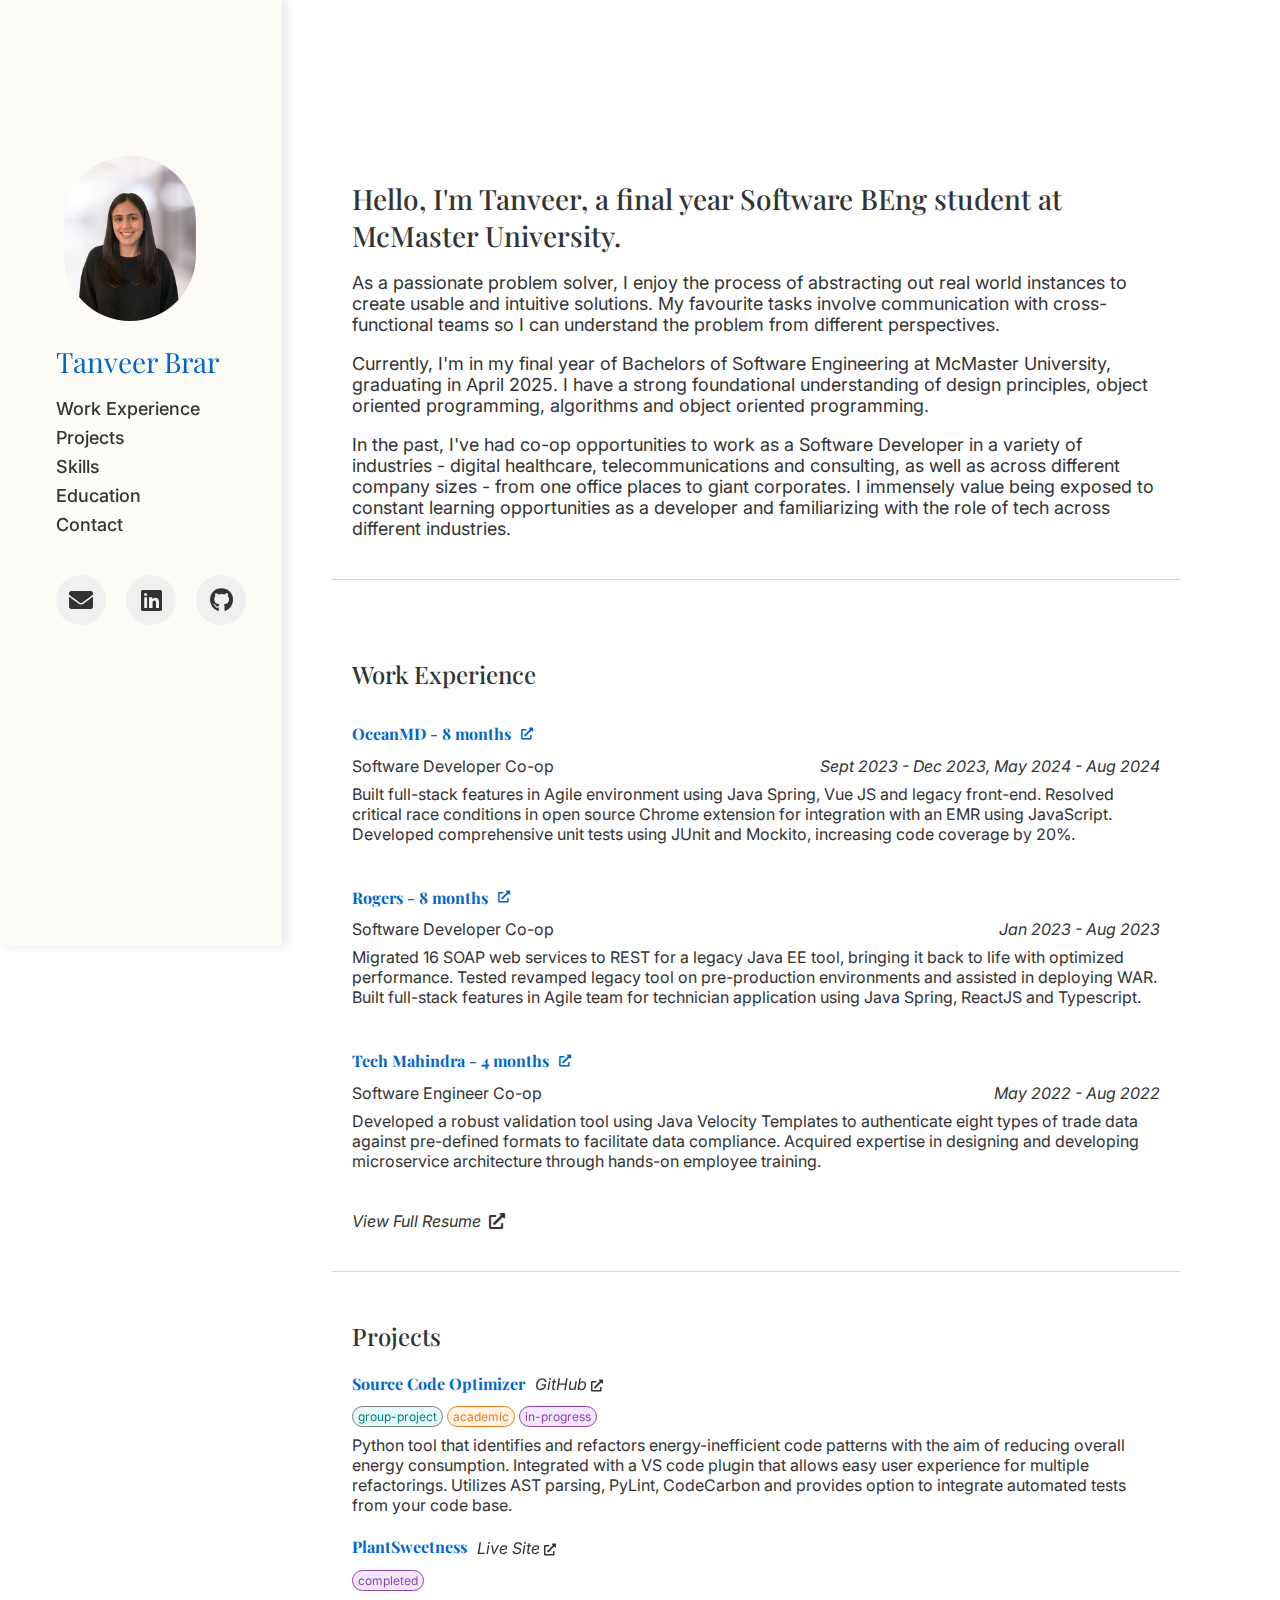
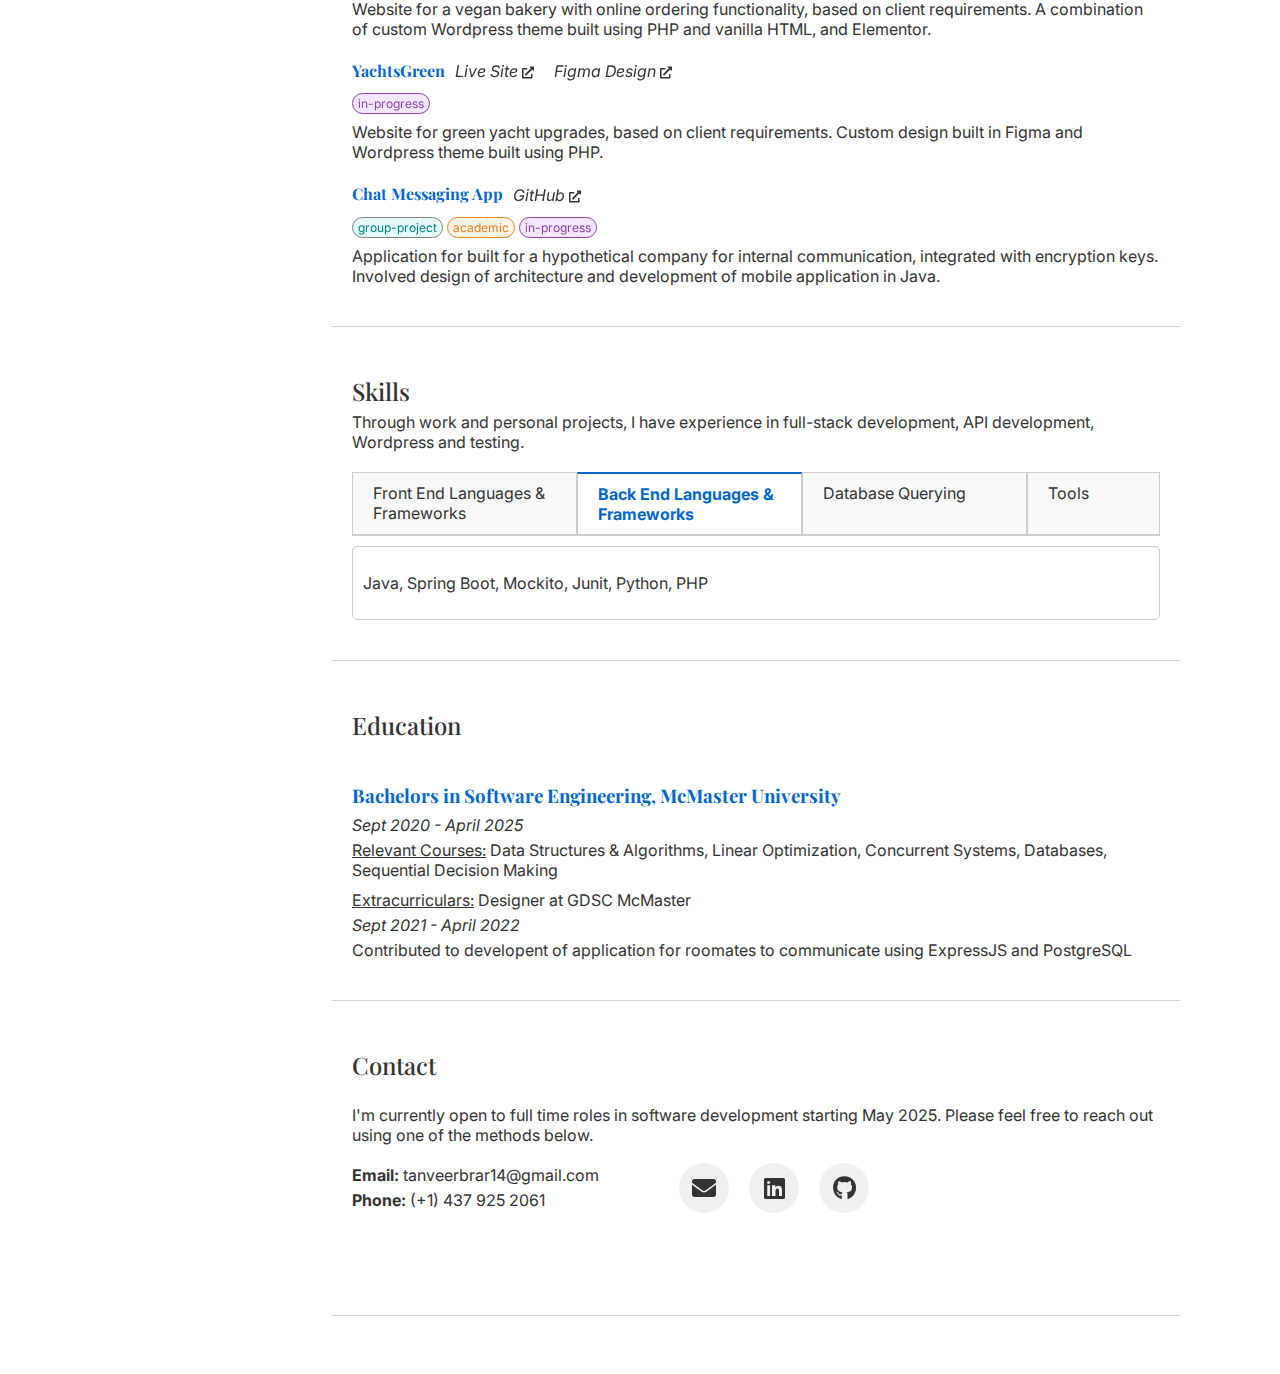
<file: index.html>
<!DOCTYPE html>
<html>
<head>
    <meta charset="utf-8">
    <title>Tanveer Brar</title>
    <link rel="stylesheet" href="style.css">
    <link href="https://fonts.googleapis.com/css2?family=Inter:wght@100;200;300;400;500;600;700;800;900&display=swap" rel="stylesheet">
    <link href="https://fonts.googleapis.com/css2?family=Playfair+Display:wght@400;500;600;700&family=Inter:wght@300;400;500;600&display=swap" rel="stylesheet">
    <link href="https://cdnjs.cloudflare.com/ajax/libs/font-awesome/5.15.4/css/all.min.css" rel="stylesheet"/>
    <link rel="icon" type="image/png" href="favicon.png">
</head>
<body>
    <div class="container content">
        <div class="column content-about">
            <img src="resources/tb.png" alt="Tanveer Brar">
            <div class="content-about-text">
                <div class="name" href="#">Tanveer Brar</div>
                <header>
                        <a href="#work-experience" class="nav-link">Work Experience</a>
                        <a href="#projects" class="nav-link">Projects</a>
                        <a href="#skills" class="nav-link">Skills</a>
                        <a href="#education" class="nav-link">Education</a>
                        <a href="#contact" class="nav-link">Contact</a>
                </header>
                <div class="content-quick-links">
                    <a href="mailto:tanveerbrar14@gmail.com" class="icon email" title="Email me">
                        <i class="fas fa-envelope"></i>
                    </a>
                
                    <!-- LinkedIn Icon -->
                    <a href="https://www.linkedin.com/in/brart5/" target="_blank" class="icon linkedin" title="Visit my LinkedIn">
                        <i class="fab fa-linkedin"></i>
                    </a>
                
                    <!-- GitHub Icon -->
                    <a href="https://github.com/tbrar06" target="_blank" class="icon github" title="Visit my GitHub">
                        <i class="fab fa-github"></i>
                    </a>
                </div>  
            </div>
        </div>

        <!-- Main Content Area -->
        <div class="column content-info">
            <div class="content-info-name">Hello, I'm Tanveer, a final year Software BEng student at McMaster University.</div>
            <!-- <div class="content-info-intro">Final year Software BEng student at McMaster University</div> -->

            <div class="content-info-intro">
                <p>As a passionate problem solver, I enjoy the process of abstracting out real world instances to create usable and intuitive solutions. My favourite tasks involve communication with cross-functional teams so I can understand the problem from different perspectives.</p>
                <p>Currently, I'm in my final year of Bachelors of Software Engineering at McMaster University, graduating in April 2025. I have a strong foundational understanding of design principles, object oriented programming, algorithms and object oriented programming.</p>
                <p>In the past, I've had co-op opportunities to work as a Software Developer in a variety of industries - digital healthcare, telecommunications and consulting, as well as across different company sizes - from one office places to giant corporates. I immensely value being exposed to constant learning opportunities as a developer and familiarizing with the role of tech across different industries.</p>
            </div>
            <hr/>
            
            <div class="cards work-experience">
                <p class="card-header" id="work-experience">Work Experience</p>
                <a href="https://www.oceanmd.com/" target="_blank">
                    <div class="card card-1">
                        <div class="work-header">
                            <h4 class="work-place">OceanMD - 8 months</h4>
                            <i class="fas fa-external-link-alt arrow"></i>
                        </div>
                        <div class="work-info">
                            <span class="work-role">Software Developer Co-op</span>
                            <span class="timeline">Sept 2023 - Dec 2023, May 2024 - Aug 2024</span>
                        </div>
                        <div class="work-highlights">
                            Built full-stack features in Agile environment using Java Spring, Vue JS and legacy front-end. 
                            Resolved critical race conditions in open source Chrome extension for integration with an EMR using JavaScript.
                            Developed comprehensive unit tests using JUnit and Mockito, increasing code coverage by 20%.
                        </div>
                    </div>
                </a>
                <a href="https://www.rogers.com/" target="_blank">
                    <div class="card card-2">
                        <div class="work-header">
                            <h4 class = "work-place">Rogers - 8 months</h4>
                            <i class="fas fa-external-link-alt arrow"></i>
                        </div>
                        <div class="work-info">
                            <span class="work-role">Software Developer Co-op</span>
                            <span class="timeline">Jan 2023 - Aug 2023</span>
                        </div>
                        <div class = "work-highlights">
                            Migrated 16 SOAP web services to REST for a legacy Java EE tool, bringing it back to life with optimized performance.
                            Tested revamped legacy tool on pre-production environments and assisted in deploying WAR.
                            Built full-stack features in Agile team for technician application using Java Spring, ReactJS and Typescript.
                        </div>
                    </div>
                </a>
                <a href="https://www.techmahindra.com/" target="_blank">
                    <div class="card card-3">
                        <div class="work-header">
                            <h4 class = "work-place">Tech Mahindra - 4 months</h4>
                            <i class="fas fa-external-link-alt arrow"></i>
                        </div>
                        <div class="work-info">
                            <span class="work-role">Software Engineer Co-op</span>
                            <span class="timeline">May 2022 - Aug 2022</span>
                        </div>
                        <div class = "work-highlights">
                            Developed a robust validation tool using Java Velocity Templates to authenticate eight types of trade data against pre-defined formats to facilitate data compliance.
                            Acquired expertise in designing and developing microservice architecture through hands-on employee training.
                        </div>
                    </div>
                </a>
                <div class="work-resume timeline" onclick="openResume()">
                    <a class="resume-btn">View Full Resume&nbsp;</a>
                    <i class="fas fa-external-link-alt arrow"></i>
                </div>
            </div>
            <hr/>
            
            <div class = "cards projects-1">
                <p class="card-header" id="projects">Projects</p>
                <div class="card card-1">
                    <div class="project-header">
                        <h4 class = "project-name">Source Code Optimizer</h4>
                        <span>
                            <a class="project-link timeline" href="https://github.com/ssm-lab/capstone--source-code-optimizer" target="_blank">GitHub 
                                <i class="fas fa-external-link-alt arrow"></i>
                            </a>
                        </span>
                    </div>
                    <div class = "project-highlights">
                        <span class="highlight highlight-1">group-project</span>
                        <span class="highlight highlight-2">academic</span>
                        <span class="highlight highlight-3">in-progress</span>
                    </div>
                    <div class="project-info">
                        Python tool that identifies and refactors energy-inefficient code patterns with the aim of reducing overall energy consumption. Integrated with a VS code plugin that allows easy user experience for multiple refactorings. Utilizes AST parsing, PyLint, CodeCarbon and provides option to integrate automated tests from your code base.
                    </div>
                </div>
                <div class="card card-2">
                    <div class="project-header">
                        <h4 class="project-name">PlantSweetness</h4>
                        <span>
                            <a class ="project-link timeline" href="https://plantsweetness.ca/" target="_blank">Live Site
                                <i class="fas fa-external-link-alt arrow"></i>
                            </a>
                        </span>
                    </div>
                    <div class = "project-highlights">
                        <span class="highlight highlight-3">completed</span>
                    </div>
                    <div class="project-info">
                        Website for a vegan bakery with online ordering functionality, based on client requirements. A combination of custom Wordpress theme built using PHP and vanilla HTML, and Elementor. 
                    </div>
                </div>
                <div class="card card-3">
                    <div class="project-header">
                        <h4 class="project-name">YachtsGreen</h4>
                        <span>
                            <a class ="project-link timeline" href="https://yachtsgreen.com/" target="_blank">Live Site
                                <i class="fas fa-external-link-alt arrow"></i>
                            </a>
                            <a class ="project-link timeline" href="https://www.figma.com/design/qtJuKY3GXIJHHgj8YnVy6g/Green-Yachts?node-id=0-1&t=8EjvYBEHaGcBm1g8-1" target="_blank">&nbsp;&nbsp;&nbsp;&nbsp;Figma Design
                                <i class="fas fa-external-link-alt arrow"></i>
                            </a>
                        </span>
                    </div>
                    <div class = "project-highlights">
                        <span class="highlight highlight-3">in-progress</span>
                    </div>
                    <div class="project-info">
                        <span>Website for green yacht upgrades, based on client requirements. Custom design built in Figma and Wordpress theme built using PHP.
                    </div>
                </div>
            </div>
            <div class = "cards projects-2">
                <div class = "card card-1">
                    <div class="project-header">
                        <h4 class="project-name">Chat Messaging App</h4>
                        <span>
                            <a class ="project-link timeline" href="https://github.com/sardanad/Chat-Messaging-App" target="_blank">GitHub
                                <i class="fas fa-external-link-alt arrow"></i>
                            </a>
                        </span>
                    </div>
                    <div class = "project-highlights">
                        <span class="highlight highlight-1">group-project</span>
                        <span class="highlight highlight-2">academic</span>
                        <span class="highlight highlight-3">in-progress</span>
                    </div>
                    <div class="project-info">
                        Application for built for a hypothetical company for internal communication, integrated with encryption keys. Involved design of architecture and development of mobile application in Java.
                    </div>
                </div>
            </div>
            <hr/>

            <div class="skills">
                <p class="card-header" id="skills">Skills</p>
                <div class="skills-inner">
                    Through work and personal projects, I have experience in full-stack development, API development, Wordpress and testing.
                    <div class="tabs">
                        <div class="tab tab-1" data-target="tab1">Front End Languages & Frameworks</div>
                        <div class="tab tab-2 active" data-target="tab2">Back End Languages & Frameworks</div>
                        <div class="tab tab-3" data-target="tab3">Database Querying</div>
                        <div class="tab tab-4" data-target="tab4">Tools</div>
                    </div>
                    <div class="tab-content" id="tab1">
                        <p>Vue JS, React JS, JavaScript, TypeScript, HTML, CSS</p>
                    </div>
                    <div class="tab-content active" id="tab2">
                        <p>Java, Spring Boot, Mockito, Junit, Python, PHP</p>
                    </div>
                    <div class="tab-content" id="tab3">
                        <p>SQL, MQL</p>
                    </div>
                    <div class="tab-content" id="tab4">
                        <p>MongoDB, Docker, Tomcat, GitHub, LaTeX, Postman</p>
                    </div>
                </div>
            </div>
            <hr/>

            <div class="education">
                <p class="card-header" id="education">Education</p>
                <div class="education-inner">
                    <h3>Bachelors in Software Engineering, McMaster University</h3>
                    <div class="timeline">Sept 2020 - April 2025</div>
                    <div><u>Relevant Courses:</u> Data Structures & Algorithms, Linear Optimization, Concurrent Systems, Databases, Sequential Decision Making</div><br/>  
                </div>
                <div class="extra-inner">
                    <div><u>Extracurriculars:</u> Designer at GDSC McMaster</div>
                    <div class="timeline">Sept 2021 - April 2022</div>
                    <div>Contributed to developent of application for roomates to communicate using ExpressJS and PostgreSQL</div>
                </div>
            </div>
            <hr/>
            
            <div class="contact">
                <p class="card-header" id="contact">Contact</p>
                <div class="contact-inner">
                    I'm currently open to full time roles in software development starting May 2025. Please feel free to reach out using one of the methods below. 

                    <div class="contact-info">
                        <div class="contact-text">
                            <div class="contact-email"><b>Email: </b>tanveerbrar14@gmail.com</div> 
                            <div class="contact-phone"><b>Phone: </b>(+1) 437 925 2061</div>
                        </div>
                        <div class="contact-links">
                            <a href="mailto:tanveerbrar14@gmail.com" class="icon email" title="Email me">
                                <i class="fas fa-envelope"></i>
                            </a>
                        
                            <a href="https://www.linkedin.com/in/brart5/" target="_blank" class="icon linkedin" title="Visit my LinkedIn">
                                <i class="fab fa-linkedin"></i>
                            </a>
                        
                            <a href="https://github.com/tbrar06" target="_blank" class="icon github" title="Visit my GitHub">
                                <i class="fab fa-github"></i>
                            </a>
                        </div>
                    </div>
                </div>
            </div>
            <hr/>
        </div>
    </div>
    
    <script>
        const tabs = document.querySelectorAll('.tab');
        const tabContents = document.querySelectorAll('.tab-content');

        tabs.forEach(tab => {
            tab.addEventListener('click', () => {
                tabs.forEach(t => t.classList.remove('active'));
                tabContents.forEach(content => content.classList.remove('active'));
                tab.classList.add('active');
                const target = document.getElementById(tab.dataset.target);
                target.classList.add('active');
            });
        });

        function openResume() {
            window.open("resources/Tanveer_Brar_Resume.pdf", "_blank");
        }
    </script>
</body>
</html>
</file>
<file: style.css>
@import url('https://cdnjs.cloudflare.com/ajax/libs/font-awesome/5.15.4/css/all.min.css');

:root {
    --heading-font: 'Playfair Display', serif;
    --body-font: 'Inter', sans-serif;
}

body{
    background-color: white;
    width: 100%;
    color: grey;
    font-family: var(--body-font);
    color: #333;
    margin: 0px;
}

h1,h2,h3,h4,h5,h6{
    font-family: var(--heading-font);
    color: #000000;
    color: rgb(0, 102, 204);
}

hr{
    border: none; 
    border-top: 1px solid #d3d3d3;
    margin-top: 40px;
}

.content-about header{
    display: flex;
    flex-direction: column;
    gap: 8px;
}


.content-quick-links, .contact-links {
    display: flex;
    gap: 20px; 
    margin-top: 40px;
}

.icon {
    display: flex;
    justify-content: center;
    align-items: center;
    text-decoration: none; 
    width: 50px;
    height: 50px;
    border-radius: 50%;
    background-color: #f0f0f0;
    color: #333; 
    font-size: 1.5rem;
    transition: background-color 0.3s ease, color 0.3s ease;
}

.icon:hover {
    background-color: #0073e6; 
    color: white; 
}

.icon.email:hover {
    background-color: #ea4335; 
}

.icon.linkedin:hover {
    background-color: #0a66c2; 
}

.icon.github:hover {
    background-color: #333; 
}


.content-about header a.nav-link{
    text-decoration: none;
    color: inherit;
    font-size: 18px;
    font-weight: 500;
}

a.nav-link:hover {
    background-color: #f0f0f0; 
}

.content-about img {
    border-radius: 70px;
    height: 165px;
    margin-top: 110px;
    margin-left: 24px;
    object-fit: cover;
    object-position: center;
}

.container.content {
    display: flex;
    gap: 20px;
    flex-wrap: wrap;
    width: 100%;
    min-height: 100vh;
    padding-bottom: 50px;
}

.content-about {
    background-color: #FDFBF5;
    position: sticky;
    height: 100vh;
    top: 0; 
    align-self: stretch;
    box-shadow: 4px 0 10px rgba(0, 0, 0, 0.1); 
    overflow-y: auto;
}

.content-about .content-about-text{
    margin-left: 16px;
}

.content-about .content-about-text .name{
    text-decoration: none;
    font-size: 28px;
    font-family: var(--heading-font);
    color: rgb(0, 102, 204);
    padding: 18px 0;
}

.column.content-about {
    flex: 0.2;
    padding: 46px 30px 0 40px;
}

.column.content-info {
    padding: 180px 100px 0 30px;
    flex: 0.8; 
}

.cards {
    display: flex;
    flex-wrap: wrap;
}
.cards.projects-1{
    padding-bottom: 0;
}
.cards .card{
    flex: 1;
    flex-basis: 100%;
    background-color: #ffffff;
    padding: 5px 15px 0px 0px;
}
p.card-header{
    font-weight: 500;
    margin-inline-start: 0;
    margin-inline-end: 0;
    margin-block-start: 0;
    margin-block-end: 0;
    font-size: 24px;
    font-family: var(--heading-font);
    color: #333;
    flex-basis: 100%;
    padding: 40px 20px 0px 20px;
}

.content-info .content-info-intro{
    font-size: 18px;
    text-align: left;
    padding: 0 20px;
}

.content-info .content-info-name{
    font-size: 28px;
    text-align: left;
    font-family: var(--heading-font);
    font-weight: 500;
    padding: 0 20px;
}

.tabs {
    display: flex;
    border-bottom: 2px solid #ccc;
    margin: 20px 0px 10px 0px;
}

.tab {
    padding: 10px 20px;
    cursor: pointer;
    border: 1px solid #ccc;
    border-bottom: none;
    background-color: #f9f9f9;
    transition: background-color 0.3s;
}

.tab-1, .tab-2, .tab-3{
    flex: 1;
}

.tab-4{
    flex: 0.5;
}

.tab:hover {
    background-color: #eaeaea;
}

.tab.active {
    background-color: #fff;
    font-weight: bold;
    border-top: 2px solid rgb(0, 102, 204);
    color: rgb(0, 102, 204);
}

.tab-content {
    display: none;
    padding: 10px;
    border: 1px solid #ccc;
    border-radius: 5px;
    background-color: #fff;
}

.tab-content.active {
    display: block;
}

.timeline{
    font-style: italic;
    font-size: 16px;
}

.work-info{
    display: flex;
    justify-content: space-between; 
    align-items: center; 
    width: 100%; 
    margin-bottom: 8px;
    margin-top: -10px;
}

span.timeline{
    text-align: right;
}

span.work-role{
    text-align: left;
}

.work-experience{
    padding-top: 30px;
}

.work-experience .card{
    margin-top: 10px;
    padding: 2px 20px 10px 20px;
    cursor: pointer; 
}

.work-experience .card:hover {
    border-radius: 20px;
    box-shadow: 0 8px 15px #f0f0f0, 0 0 20px rgba(0, 115, 230, 0.6); 
    border-color: rgba(0, 115, 230, 0.8); 
}
.work-experience .card:hover .arrow {
    transform: scale(1.1); 
}

.work-experience a{
    text-decoration: none;
    color: inherit;
}
.work-experience a i{
    color: rgb(0, 102, 204);
}

.work-header {
    display: flex;
    align-items: center; 
    justify-content: left; 
    gap: 10px; 
}
.cards.projects-1 .card, .cards.projects-2 .card{
    padding: 0 20px;
}
.project-header {
    display: flex;
    justify-content: left; 
    gap: 10px; 
    align-items: center;
}

.work-resume{
    padding: 30px 20px 0 20px;
    cursor: pointer;
}


.project-header a.project-link{
    text-decoration: none;
    color: inherit;
    top: 1px;
    position: relative;
}

.work-header i, .project-header .project-link i{
    font-size: 12px;
}

.work-resume:hover{
    transform: scale(1.05); 
}    

.project-header .project-link:hover {
    transform: scale(1.05); 
}    

.project-highlights .highlight{
    border-radius: 20px;
    padding: 2px 5px;
    background-color: #e6f9f9; 
    color: #008080; 
    border: 1px solid grey;
    font-size: 12px;
    top: -10px;
    position: relative;
}

.project-highlights .highlight-2{
    background-color: #fff3e6; 
    color: #e67e22; 
    border: 1px solid #e67e22;
}

.project-highlights .highlight-3{
    background-color: #f3e6ff; 
    color: #8e44ad; 
    border: 1px solid #8e44ad;
}

.skills .skills-inner, .education .education-inner, .contact .contact-inner{
    padding: 24px 20px 0 20px;
}

.skills .skills-inner, .education .extra-inner{
    margin-top: -10px;
    padding: 0px 20px 0 20px;
}

.skills .skills-inner, .education .education-inner .timeline{
    margin-top: -12px;
    margin-bottom: 5px;
}

.skills .skills-inner, .education .extra-inner .timeline{
    margin-top: 5px;
    margin-bottom: 5px;
}

.contact .contact-info{
    padding: 20px 0;
    display: flex;
    gap: 80px;
    justify-content: left;
}

.contact .contact-info .contact-text .contact-email{
    padding-bottom: 5px;
}

.contact .contact-info .contact-links{
    position: relative;
    top: -42px;
}

@media (max-width: 768px) {
    .column.content-info {
        padding: 50px 20px 0 20px; 
        flex: 1;
    }
    .content-about {
        position: relative;
        height: auto;
        width: 100%;
    }
    .content-about img {
        height: 100px; 
        margin-top: 20px; 
    }
    .content-about header {
        flex-direction: row;
        flex-wrap: wrap;
        justify-content: center;
    }
    .cards .card {
        flex-basis: 100%;
        padding: 10px;
    }
    .contact .contact-info {
        flex-direction: column;
        gap: 20px;
        align-items: center;
        text-align: center;
    }
    .tabs {
        flex-wrap: wrap;
        justify-content: center;
    }
    .tab {
        flex: 1 1 45%;
        text-align: center;
    }
    .content-info .content-info-name {
        font-size: 22px;
        text-align: center;
    }
    .content-info .content-info-intro {
        font-size: 16px;
    }
    p.card-header {
        font-size: 20px;
        text-align: center;
    }
    .tab {
        font-size: 14px;
        padding: 8px;
    }
    span.timeline, span.work-role {
        font-size: 14px;
    }
    .contact .contact-info .contact-text {
        font-size: 14px;
        text-align: center;
    }
    .tab-content p{
        font-size: 22px
    }
}
</file>
